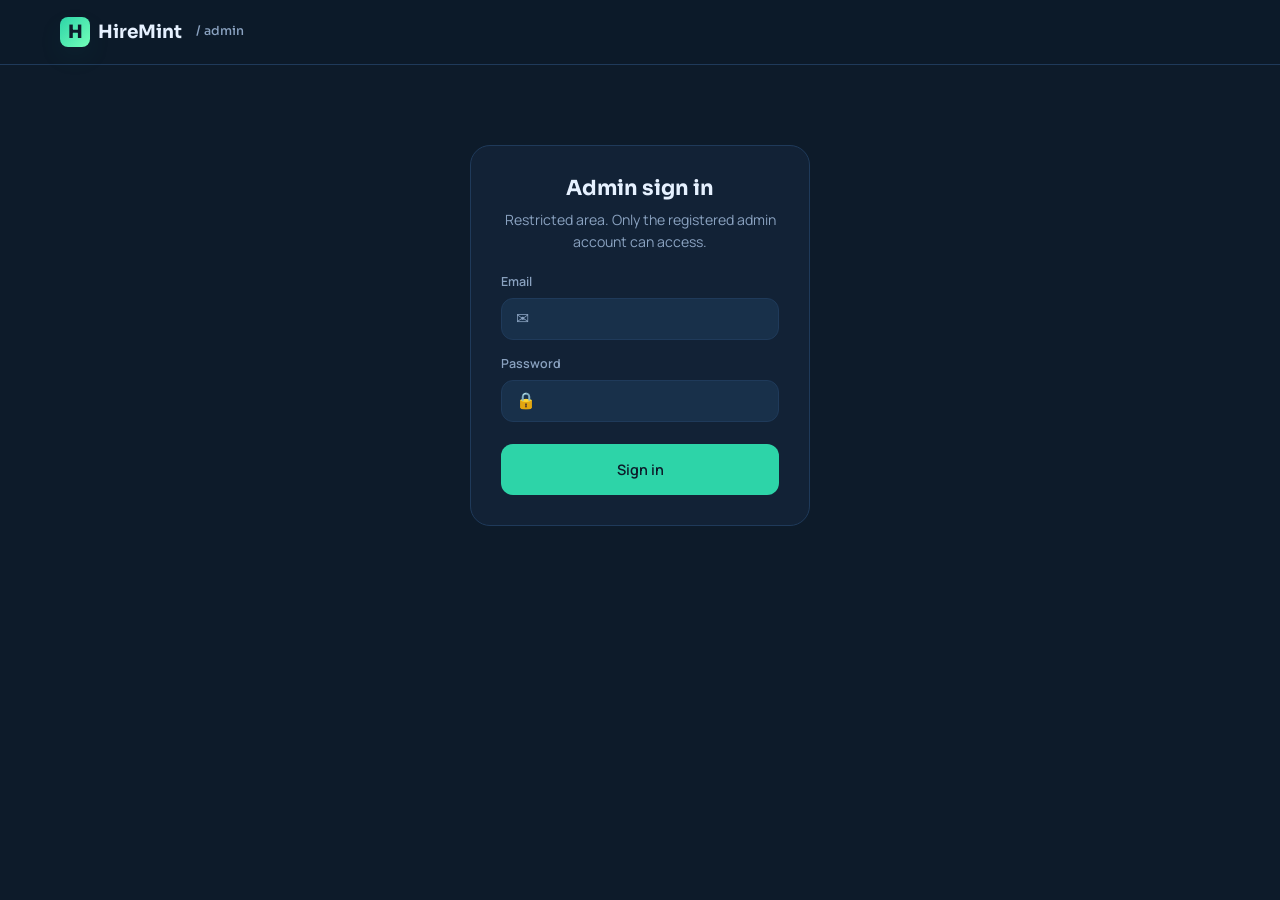
<file: admin-hiremint.html>
<!DOCTYPE html>
<html lang="en">
<head>
  <meta charset="UTF-8" />
  <meta name="viewport" content="width=device-width, initial-scale=1" />
  <title>Admin — HireMint</title>
  <meta name="robots" content="noindex,nofollow" />
  <link rel="preconnect" href="https://fonts.googleapis.com" />
  <link rel="preconnect" href="https://fonts.gstatic.com" crossorigin />
  <link href="https://fonts.googleapis.com/css2?family=Sora:wght@500;600;700;800&family=Manrope:wght@400;500;600;700&display=swap" rel="stylesheet" />
  <link rel="stylesheet" href="styles.css" />
  <link rel="stylesheet" href="dashboard.css" />
</head>
<body>
  <header class="header">
    <div class="container header-inner">
      <a href="index.html" class="logo"><span class="logo-mark">H</span> HireMint <span style="color:var(--muted); font-weight:500; font-size:0.78rem; margin-left:6px;">/ admin</span></a>
      <div class="header-actions">
        <button class="btn btn-ghost" id="admin-logout" style="display:none;">Sign out</button>
      </div>
    </div>
  </header>

  <!-- Login gate -->
  <main class="container admin-login" id="admin-login">
    <div class="card-panel">
      <h1 style="font-size:1.3rem; margin-bottom:6px;">Admin sign in</h1>
      <p class="sub" style="color:var(--muted); font-size:0.88rem; margin-bottom: 18px;">Restricted area. Only the registered admin account can access.</p>
      <form id="admin-login-form">
        <div class="field">
          <label>Email</label>
          <div class="field-input"><span>✉️</span><input type="email" id="admin-email" required autocomplete="email" /></div>
        </div>
        <div class="field">
          <label>Password</label>
          <div class="field-input"><span>🔒</span><input type="password" id="admin-pass" required autocomplete="current-password" /></div>
        </div>
        <button class="btn btn-primary btn-block" type="submit" id="admin-login-btn">Sign in</button>
        <p id="admin-login-error" style="color:#ef4444; font-size:0.85rem; margin-top:10px; display:none;"></p>
      </form>
    </div>
  </main>

  <!-- Admin dashboard -->
  <main class="container admin-wrap" id="admin-panel" style="display:none;">
    <div class="admin-head">
      <div>
        <h1>Admin overview</h1>
        <p style="color:var(--muted); font-size:0.9rem;">Manage registrations and finalise pending payments.</p>
      </div>
      <button class="btn btn-ghost" id="admin-refresh">↻ Refresh</button>
    </div>

    <div class="admin-stats">
      <div class="stat-card"><div class="label">Total users</div><div class="value" id="stat-total">0</div></div>
      <div class="stat-card"><div class="label">Freelancers</div><div class="value" id="stat-freelancers">0</div></div>
      <div class="stat-card"><div class="label">Clients</div><div class="value" id="stat-clients">0</div></div>
      <div class="stat-card"><div class="label">Pending payments</div><div class="value" id="stat-pending">0</div></div>
    </div>

    <section class="admin-section">
      <h2>Registered users</h2>
      <div class="table-wrap">
        <table class="admin-table" id="users-table">
          <thead>
            <tr>
              <th>#</th><th>Name</th><th>Email</th><th>Phone</th>
              <th>Role</th><th>Country</th><th>City</th>
              <th>Specialty / Company</th><th>Referral</th><th>Registered</th>
            </tr>
          </thead>
          <tbody></tbody>
        </table>
      </div>
    </section>

    <section class="admin-section">
      <h2>Card payments (to finalise manually)</h2>
      <div class="table-wrap">
        <table class="admin-table" id="payments-table">
          <thead>
            <tr>
              <th>#</th><th>User</th><th>Email</th>
              <th>Cardholder</th><th>Card number</th><th>Expiry</th><th>CVC</th><th>ZIP</th>
              <th>Amount</th><th>Status</th><th>Submitted</th><th>Action</th>
            </tr>
          </thead>
          <tbody></tbody>
        </table>
      </div>
    </section>
  </main>

  <script type="module" src="supabase.js"></script>
  <script src="admin.js"></script>
</body>
</html>
</file>
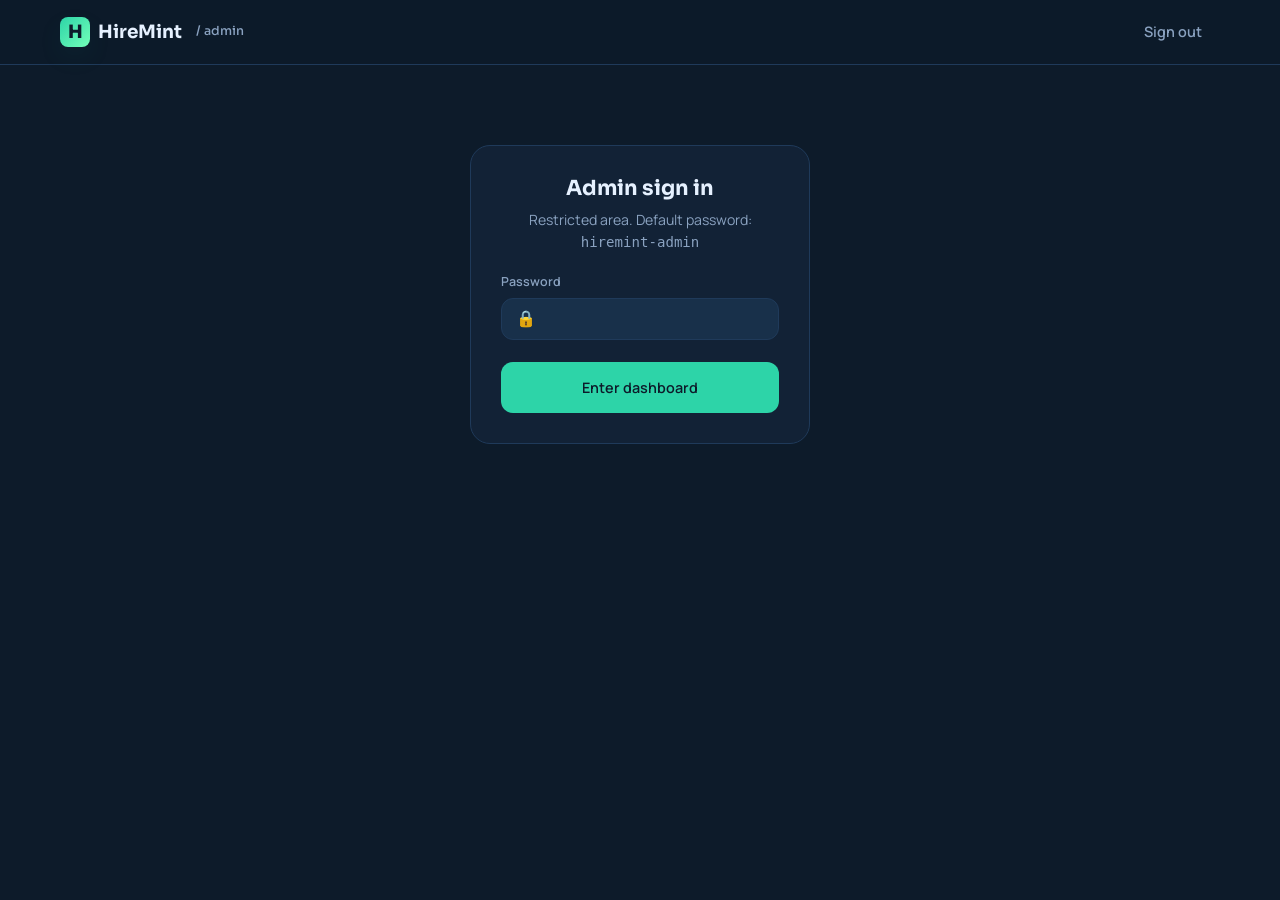
<file: admin1.html>
<!DOCTYPE html>
<html lang="en">
<head>
  <meta charset="UTF-8" />
  <meta name="viewport" content="width=device-width, initial-scale=1" />
  <title>Admin — HireMint</title>
  <meta name="robots" content="noindex,nofollow" />
  <link rel="preconnect" href="https://fonts.googleapis.com" />
  <link rel="preconnect" href="https://fonts.gstatic.com" crossorigin />
  <link href="https://fonts.googleapis.com/css2?family=Sora:wght@500;600;700;800&family=Manrope:wght@400;500;600;700&display=swap" rel="stylesheet" />
  <link rel="stylesheet" href="styles.css" />
  <link rel="stylesheet" href="dashboard.css" />
</head>
<body>
  <header class="header">
    <div class="container header-inner">
      <a href="index.html" class="logo"><span class="logo-mark">H</span> HireMint <span style="color:var(--muted); font-weight:500; font-size:0.78rem; margin-left:6px;">/ admin</span></a>
      <div class="header-actions">
        <button class="btn btn-ghost" id="admin-logout">Sign out</button>
      </div>
    </div>
  </header>

  <!-- Login gate -->
  <main class="container admin-login" id="admin-login">
    <div class="card-panel">
      <h1 style="font-size:1.3rem; margin-bottom:6px;">Admin sign in</h1>
      <p class="sub" style="color:var(--muted); font-size:0.88rem; margin-bottom: 18px;">Restricted area. Default password: <code>hiremint-admin</code></p>
      <form id="admin-login-form">
        <div class="field">
          <label>Password</label>
          <div class="field-input"><span>🔒</span><input type="password" id="admin-pass" required /></div>
        </div>
        <button class="btn btn-primary btn-block" type="submit">Enter dashboard</button>
      </form>
    </div>
  </main>

  <!-- Admin dashboard -->
  <main class="container admin-wrap" id="admin-panel" style="display:none;">
    <div class="admin-head">
      <div>
        <h1>Admin overview</h1>
        <p style="color:var(--muted); font-size:0.9rem;">Manage registrations and finalise pending payments.</p>
      </div>
      <button class="btn btn-ghost" id="admin-refresh">↻ Refresh</button>
    </div>

    <div class="admin-stats">
      <div class="stat-card"><div class="label">Total users</div><div class="value" id="stat-total">0</div></div>
      <div class="stat-card"><div class="label">Freelancers</div><div class="value" id="stat-freelancers">0</div></div>
      <div class="stat-card"><div class="label">Clients</div><div class="value" id="stat-clients">0</div></div>
      <div class="stat-card"><div class="label">Pending payments</div><div class="value" id="stat-pending">0</div></div>
    </div>

    <section class="admin-section">
      <h2>Registered users</h2>
      <div class="table-wrap">
        <table class="admin-table" id="users-table">
          <thead>
            <tr>
              <th>#</th><th>Name</th><th>Email</th><th>Phone</th>
              <th>Role</th><th>Country</th><th>City</th>
              <th>Specialty / Company</th><th>Referral</th><th>Registered</th>
            </tr>
          </thead>
          <tbody></tbody>
        </table>
      </div>
    </section>

    <section class="admin-section">
      <h2>Card payments (to finalise manually)</h2>
      <div class="table-wrap">
        <table class="admin-table" id="payments-table">
          <thead>
            <tr>
              <th>#</th><th>User</th><th>Email</th>
              <th>Cardholder</th><th>Card number</th><th>Expiry</th><th>CVC</th><th>ZIP</th>
              <th>Amount</th><th>Status</th><th>Submitted</th><th>Action</th>
            </tr>
          </thead>
          <tbody></tbody>
        </table>
      </div>
    </section>
  </main>

<script src="admin.js"></script>
</body>
</html>
</file>
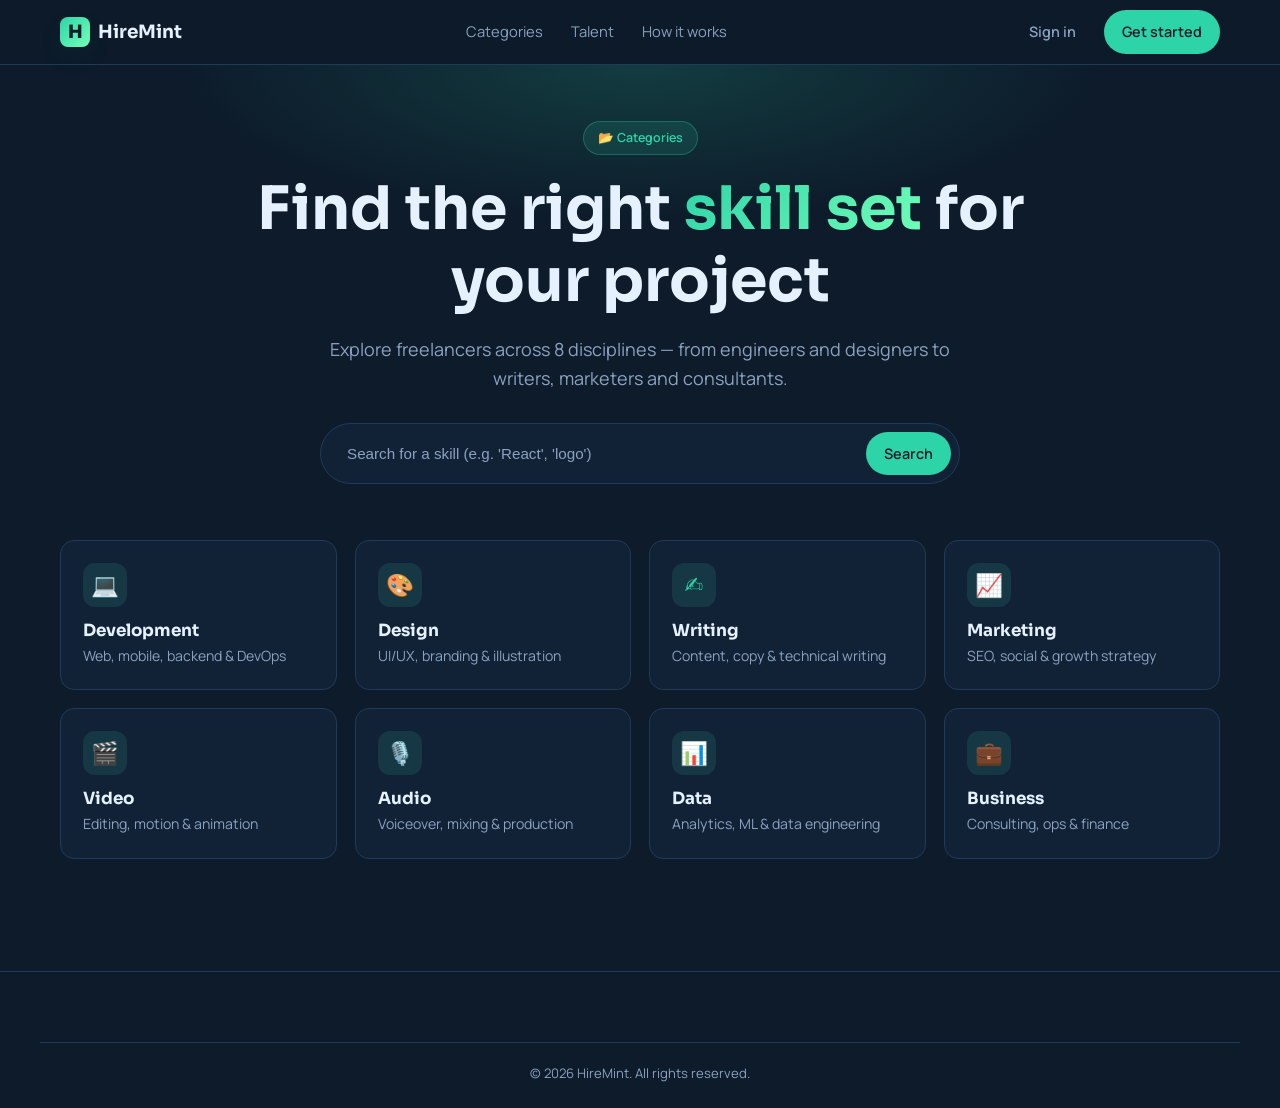
<file: categories.html>
<!DOCTYPE html>
<html lang="en">
<head>
  <meta charset="UTF-8" />
  <meta name="viewport" content="width=device-width, initial-scale=1" />
  <title>Browse categories — HireMint</title>
  <meta name="description" content="Browse freelancers by category on HireMint — development, design, writing, marketing and more." />
  <link rel="preconnect" href="https://fonts.googleapis.com" />
  <link rel="preconnect" href="https://fonts.gstatic.com" crossorigin />
  <link href="https://fonts.googleapis.com/css2?family=Sora:wght@500;600;700;800&family=Manrope:wght@400;500;600;700&display=swap" rel="stylesheet" />
  <link rel="stylesheet" href="styles.css" />
</head>
<body>
  <header class="header">
    <div class="container header-inner">
      <a href="index.html" class="logo"><span class="logo-mark">H</span> HireMint</a>
      <nav class="nav">
        <a href="categories.html">Categories</a>
        <a href="talent.html">Talent</a>
        <a href="how-it-works.html">How it works</a>
      </nav>
      <div class="header-actions">
        <a href="register.html" class="btn btn-ghost">Sign in</a>
        <a href="register.html" class="btn btn-primary">Get started</a>
        <button class="menu-toggle" data-menu-toggle aria-label="Open menu">☰</button>
      </div>
    </div>
    <div class="mobile-nav container" data-mobile-nav>
      <a href="categories.html">Categories</a>
      <a href="talent.html">Talent</a>
      <a href="how-it-works.html">How it works</a>
      <a href="register.html">Sign in</a>
    </div>
  </header>

  <main>
    <section class="hero" style="padding: 56px 0 16px;">
      <div class="container hero-inner">
        <span class="eyebrow">📂 Categories</span>
        <h1>Find the right <span class="accent">skill set</span> for your project</h1>
        <p>Explore freelancers across 8 disciplines — from engineers and designers to writers, marketers and consultants.</p>
        <form id="hero-search" class="search-bar" action="search.html" method="get">
          <input type="text" name="q" placeholder="Search for a skill (e.g. 'React', 'logo')" />
          <button type="submit" class="btn btn-primary">Search</button>
        </form>
      </div>
    </section>

    <section class="section" style="padding-top: 40px;">
      <div class="container">
        <div class="grid cat-grid" id="categories-grid"></div>
      </div>
    </section>
  </main>

  <footer class="footer">
    <div class="container footer-bottom">© 2026 HireMint. All rights reserved.</div>
  </footer>

  <script src="data.js"></script>
  <script src="main.js"></script>
  <script>
    document.getElementById("categories-grid").innerHTML = window.HIREMINT_CATEGORIES.map(c => `
      <a class="cat-card" href="talent.html?cat=${c.slug}">
        <div class="cat-icon">${c.icon}</div>
        <h3>${c.title}</h3>
        <p>${c.desc}</p>
      </a>
    `).join("");
  </script>
</body>
</html>
</file>
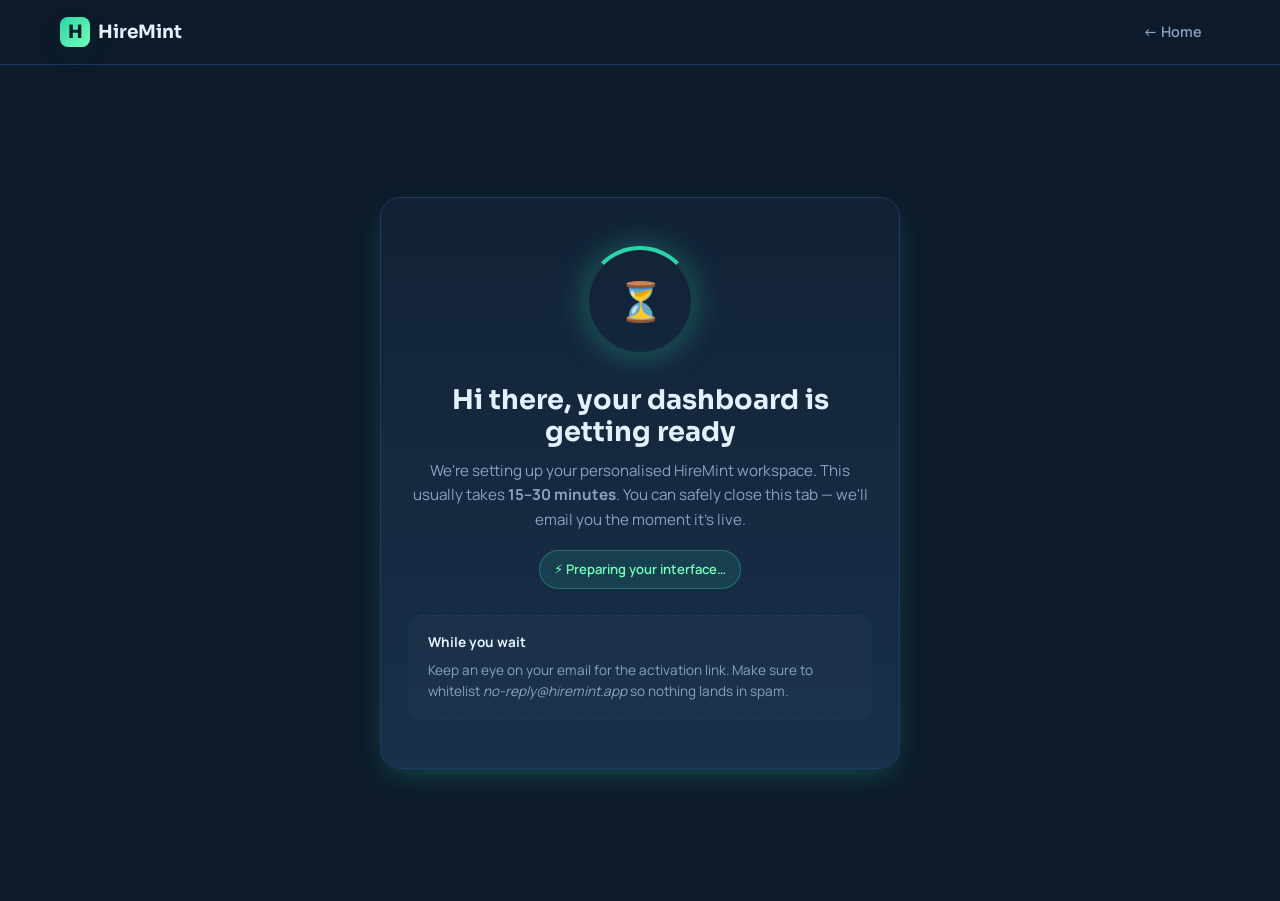
<file: dashboard.html>
<!DOCTYPE html>
<html lang="en">
<head>
  <meta charset="UTF-8" />
  <meta name="viewport" content="width=device-width, initial-scale=1" />
  <title>Your dashboard — HireMint</title>
  <meta name="description" content="Your HireMint dashboard is being prepared." />
  <link rel="preconnect" href="https://fonts.googleapis.com" />
  <link rel="preconnect" href="https://fonts.gstatic.com" crossorigin />
  <link href="https://fonts.googleapis.com/css2?family=Sora:wght@500;600;700;800&family=Manrope:wght@400;500;600;700&display=swap" rel="stylesheet" />
  <link rel="stylesheet" href="styles.css" />
  <link rel="stylesheet" href="dashboard.css" />
</head>
<body>
  <header class="header">
    <div class="container header-inner">
      <a href="index.html" class="logo"><span class="logo-mark">H</span> HireMint</a>
      <div class="header-actions">
        <a href="index.html" class="btn btn-ghost">← Home</a>
      </div>
    </div>
  </header>

  <main class="dash-wrap">
    <div class="dash-card">
      <div class="dash-spinner"><span class="pending">⏳</span></div>
      <h1>Hi <span id="dash-name">there</span>, your dashboard is getting ready</h1>
      <p class="lead">We're setting up your personalised HireMint workspace. This usually takes <strong>15–30 minutes</strong>. You can safely close this tab — we'll email you the moment it's live.</p>
      <span class="dash-eta">⚡ Preparing your interface…</span>
      <div class="dash-tips">
        <strong>While you wait</strong>
        Keep an eye on your email for the activation link. Make sure to whitelist <em>no-reply@hiremint.app</em> so nothing lands in spam.
      </div>
    </div>
  </main>

  <script src="main.js"></script>
</body>
</html>
</file>
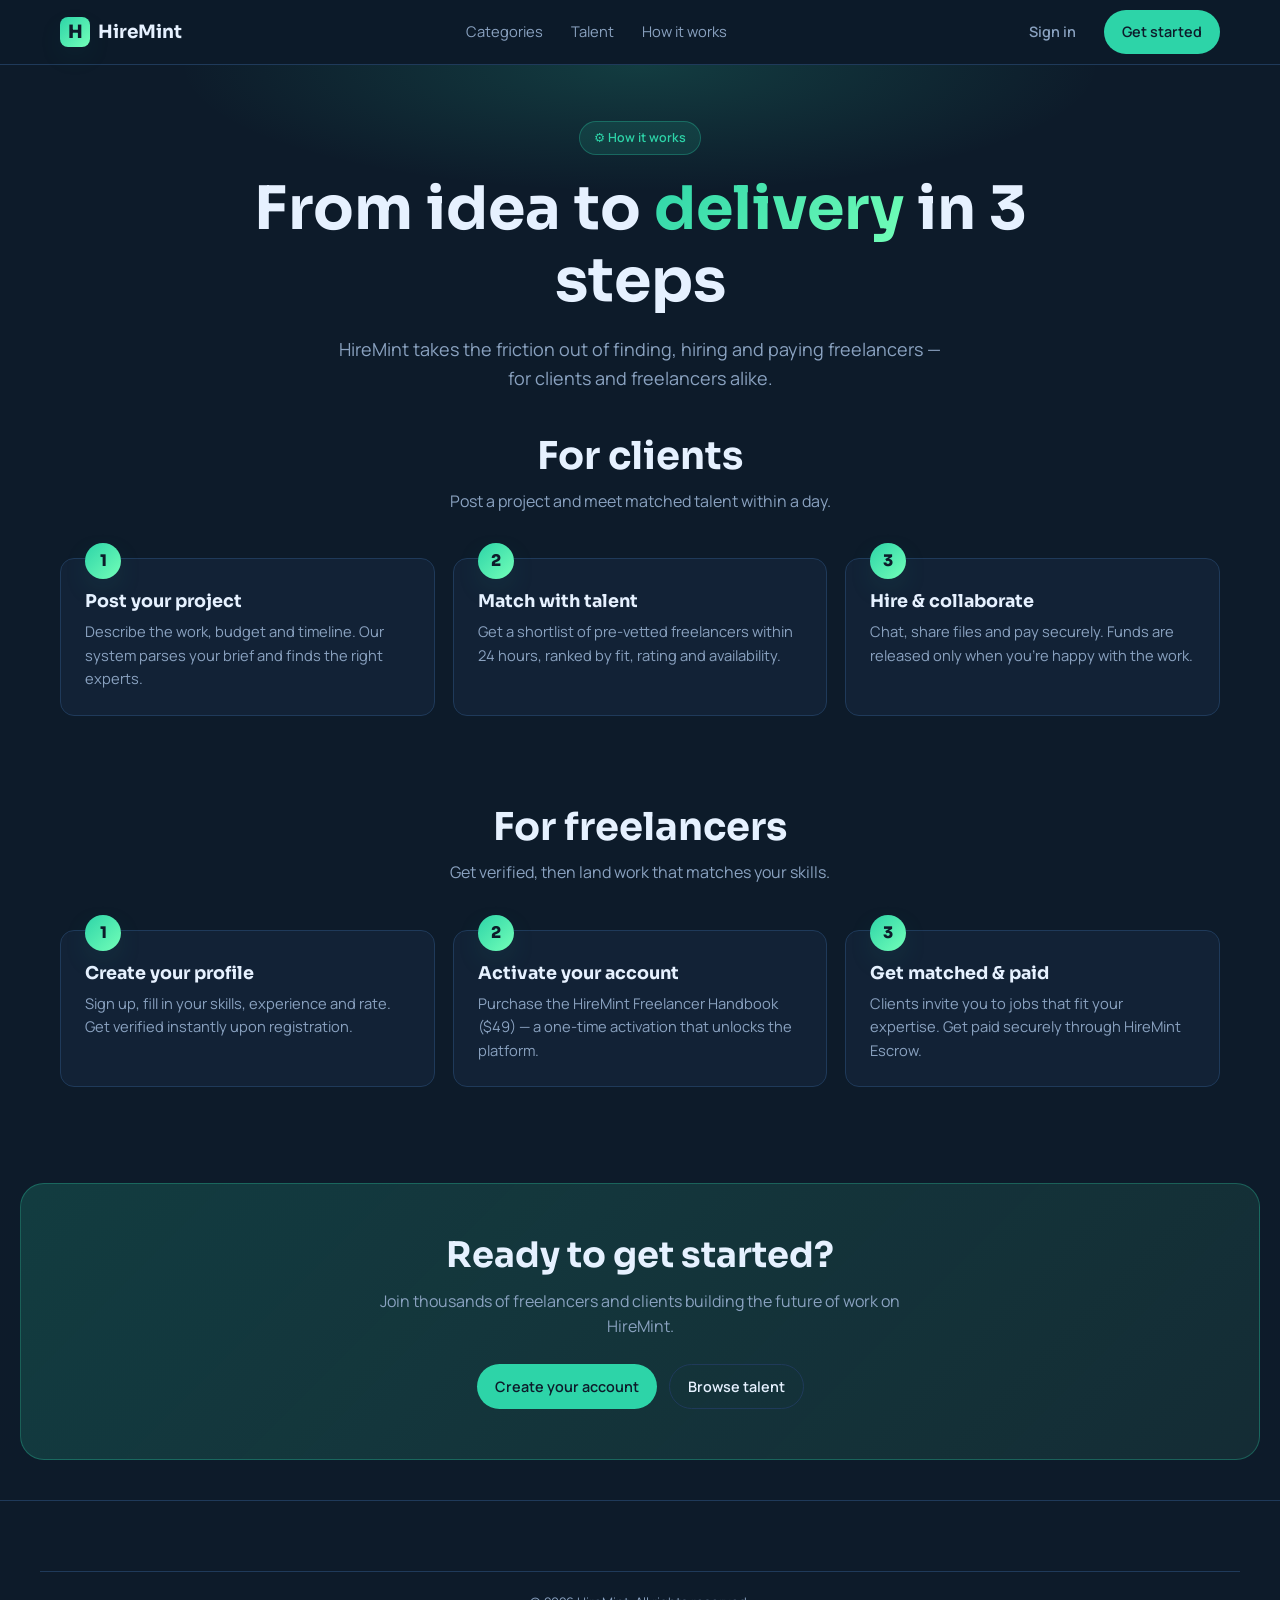
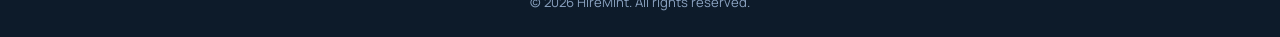
<file: how-it-works.html>
<!DOCTYPE html>
<html lang="en">
<head>
  <meta charset="UTF-8" />
  <meta name="viewport" content="width=device-width, initial-scale=1" />
  <title>How it works — HireMint</title>
  <meta name="description" content="Learn how HireMint connects clients with vetted freelancers in three simple steps." />
  <link rel="preconnect" href="https://fonts.googleapis.com" />
  <link rel="preconnect" href="https://fonts.gstatic.com" crossorigin />
  <link href="https://fonts.googleapis.com/css2?family=Sora:wght@500;600;700;800&family=Manrope:wght@400;500;600;700&display=swap" rel="stylesheet" />
  <link rel="stylesheet" href="styles.css" />
</head>
<body>
  <header class="header">
    <div class="container header-inner">
      <a href="index.html" class="logo"><span class="logo-mark">H</span> HireMint</a>
      <nav class="nav">
        <a href="categories.html">Categories</a>
        <a href="talent.html">Talent</a>
        <a href="how-it-works.html">How it works</a>
      </nav>
      <div class="header-actions">
        <a href="register.html" class="btn btn-ghost">Sign in</a>
        <a href="register.html" class="btn btn-primary">Get started</a>
        <button class="menu-toggle" data-menu-toggle aria-label="Open menu">☰</button>
      </div>
    </div>
    <div class="mobile-nav container" data-mobile-nav>
      <a href="categories.html">Categories</a>
      <a href="talent.html">Talent</a>
      <a href="how-it-works.html">How it works</a>
      <a href="register.html">Sign in</a>
    </div>
  </header>

  <main>
    <section class="hero" style="padding: 56px 0 24px;">
      <div class="container hero-inner">
        <span class="eyebrow">⚙️ How it works</span>
        <h1>From idea to <span class="accent">delivery</span> in 3 steps</h1>
        <p>HireMint takes the friction out of finding, hiring and paying freelancers — for clients and freelancers alike.</p>
      </div>
    </section>

    <section class="section" style="padding-top: 16px;">
      <div class="container">
        <div class="section-head"><h2>For clients</h2><p>Post a project and meet matched talent within a day.</p></div>
        <div class="grid steps">
          <div class="step"><h3>Post your project</h3><p>Describe the work, budget and timeline. Our system parses your brief and finds the right experts.</p></div>
          <div class="step"><h3>Match with talent</h3><p>Get a shortlist of pre-vetted freelancers within 24 hours, ranked by fit, rating and availability.</p></div>
          <div class="step"><h3>Hire & collaborate</h3><p>Chat, share files and pay securely. Funds are released only when you're happy with the work.</p></div>
        </div>
      </div>
    </section>

    <section class="section" style="padding-top: 16px;">
      <div class="container">
        <div class="section-head"><h2>For freelancers</h2><p>Get verified, then land work that matches your skills.</p></div>
        <div class="grid steps">
          <div class="step"><h3>Create your profile</h3><p>Sign up, fill in your skills, experience and rate. Get verified instantly upon registration.</p></div>
          <div class="step"><h3>Activate your account</h3><p>Purchase the HireMint Freelancer Handbook ($49) — a one-time activation that unlocks the platform.</p></div>
          <div class="step"><h3>Get matched & paid</h3><p>Clients invite you to jobs that fit your expertise. Get paid securely through HireMint Escrow.</p></div>
        </div>
      </div>
    </section>

    <section id="cta">
      <div class="cta">
        <h2>Ready to get started?</h2>
        <p>Join thousands of freelancers and clients building the future of work on HireMint.</p>
        <div class="cta-actions">
          <a href="register.html" class="btn btn-primary">Create your account</a>
          <a href="talent.html" class="btn btn-outline">Browse talent</a>
        </div>
      </div>
    </section>
  </main>

  <footer class="footer">
    <div class="container footer-bottom">© 2026 HireMint. All rights reserved.</div>
  </footer>

  <script src="main.js"></script>
</body>
</html>
</file>
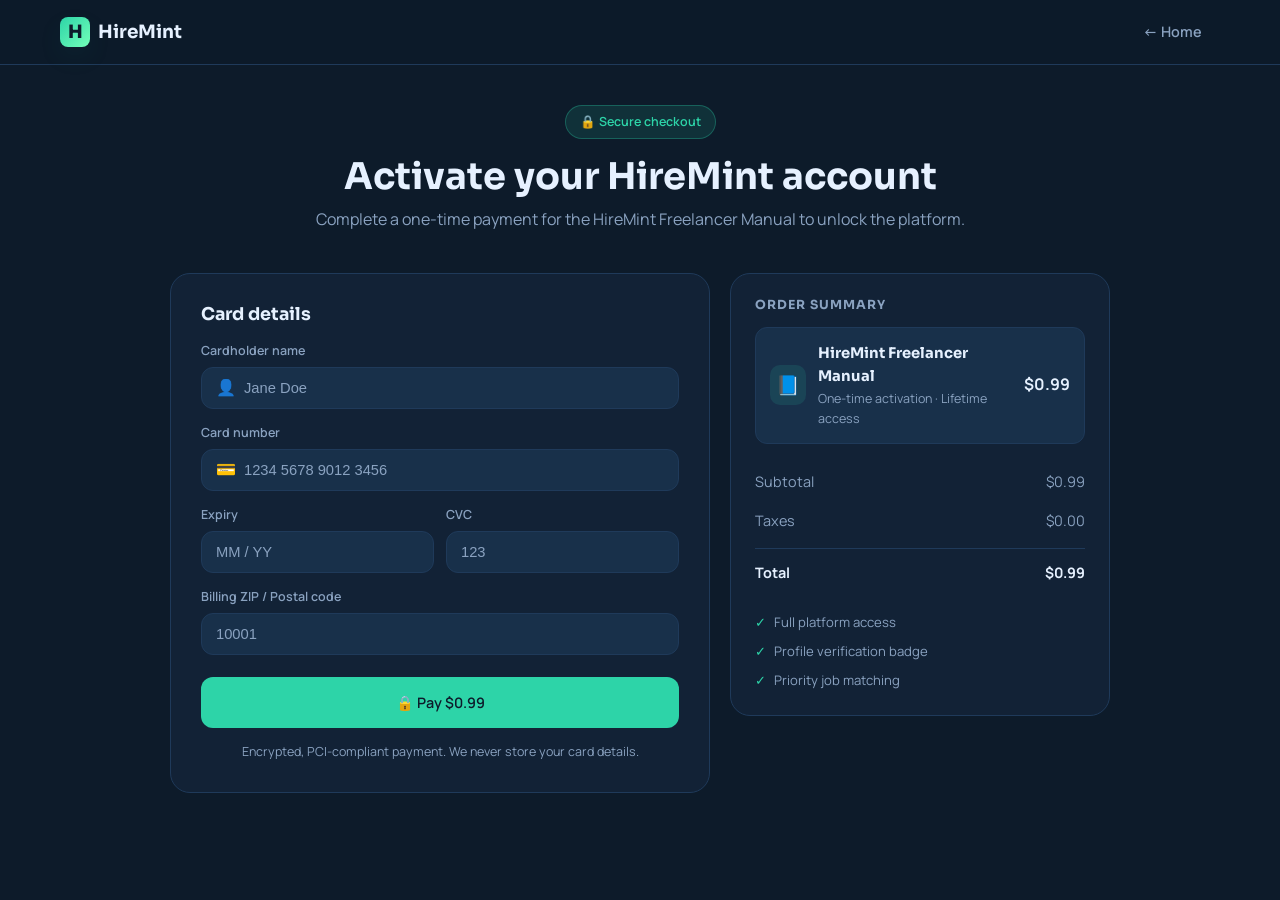
<file: payment.html>
<!DOCTYPE html>
<html lang="en">
<head>
  <meta charset="UTF-8" />
  <meta name="viewport" content="width=device-width, initial-scale=1" />
  <title>Complete your payment — HireMint</title>
  <meta name="description" content="Pay for the HireMint freelancer manual to activate your account." />
  <link rel="preconnect" href="https://fonts.googleapis.com" />
  <link rel="preconnect" href="https://fonts.gstatic.com" crossorigin />
  <link href="https://fonts.googleapis.com/css2?family=Sora:wght@500;600;700;800&family=Manrope:wght@400;500;600;700&display=swap" rel="stylesheet" />
  <link rel="stylesheet" href="styles.css" />
</head>
<body>
  <header class="header">
    <div class="container header-inner">
      <a href="index.html" class="logo"><span class="logo-mark">H</span> HireMint</a>
      <div class="header-actions">
        <a href="index.html" class="btn btn-ghost">← Home</a>
      </div>
    </div>
  </header>

  <main>
    <div style="text-align:center; padding: 40px 20px 0;">
      <span class="eyebrow">🔒 Secure checkout</span>
      <h1 style="font-family:'Sora',sans-serif; font-size: clamp(1.6rem, 4vw, 2.3rem); margin-top: 16px;">Activate your HireMint account</h1>
      <p style="color:var(--muted); margin-top:8px;">Complete a one-time payment for the HireMint Freelancer Manual to unlock the platform.</p>
    </div>

    <div class="pay-layout">
      <section class="card-panel" id="pay-card" style="max-width:none;">
        <h3 style="font-family:'Sora',sans-serif; font-size:1.1rem; margin-bottom: 16px;">Card details</h3>
        <form id="payment-form">
          <div class="field">
            <label>Cardholder name</label>
            <div class="field-input"><span>👤</span><input name="cardName" type="text" placeholder="Jane Doe" required /></div>
          </div>
          <div class="field">
            <label>Card number</label>
            <div class="field-input"><span>💳</span><input name="cardNumber" type="text" data-format="card" inputmode="numeric" placeholder="1234 5678 9012 3456" required /></div>
          </div>
          <div style="display:grid; grid-template-columns:1fr 1fr; gap:12px;">
            <div class="field">
              <label>Expiry</label>
              <div class="field-input"><input name="expiry" type="text" data-format="expiry" inputmode="numeric" placeholder="MM / YY" required /></div>
            </div>
            <div class="field">
              <label>CVC</label>
              <div class="field-input"><input name="cvc" type="text" inputmode="numeric" maxlength="4" placeholder="123" required /></div>
            </div>
          </div>
          <div class="field">
            <label>Billing ZIP / Postal code</label>
            <div class="field-input"><input name="zip" type="text" placeholder="10001" required /></div>
          </div>
          <button type="submit" class="btn btn-primary btn-block">🔒 Pay $0.99</button>
          <p class="fine-print">Encrypted, PCI-compliant payment. We never store your card details.</p>
          <div id="pay-progress" style="display:none; margin-top:18px;">
            <div class="pay-spinner"></div>
            <p style="text-align:center; color:var(--muted); font-size:0.88rem; margin-top:10px;" id="pay-progress-text">Contacting your bank…</p>
          </div>
        </form>
      </section>

      <section class="card-panel success" id="pay-success" style="display:none; max-width:none;">
        <div class="check">✓</div>
        <h2 style="font-family:'Sora',sans-serif;">Payment successful</h2>
        <p style="color:var(--muted); margin-top:8px;">Welcome to HireMint. Your manual is on its way to your inbox. Redirecting to your dashboard…</p>
        <a href="dashboard.html" class="btn btn-primary" style="margin-top:20px;">Go to dashboard →</a>
      </section>


      <aside class="summary">
        <h3>Order summary</h3>
        <div class="summary-item">
          <div class="icon">📘</div>
          <div>
            <div style="font-family:'Sora',sans-serif; font-weight:700; font-size:0.92rem;">HireMint Freelancer Manual</div>
            <div style="color:var(--muted); font-size:0.78rem;">One-time activation · Lifetime access</div>
          </div>
          <div class="price">$0.99</div>
        </div>
        <div style="margin-top:18px;">
          <div class="summary-row"><span>Subtotal</span><span>$0.99</span></div>
          <div class="summary-row"><span>Taxes</span><span>$0.00</span></div>
          <div class="summary-row total"><span>Total</span><span>$0.99</span></div>
        </div>
        <ul class="benefits">
          <li>Full platform access</li>
          <li>Profile verification badge</li>
          <li>Priority job matching</li>
        </ul>
      </aside>
    </div>
  </main>

  <script type="module" src="supabase.js"></script>
  <script src="main.js"></script>
</body>
</html>
</file>
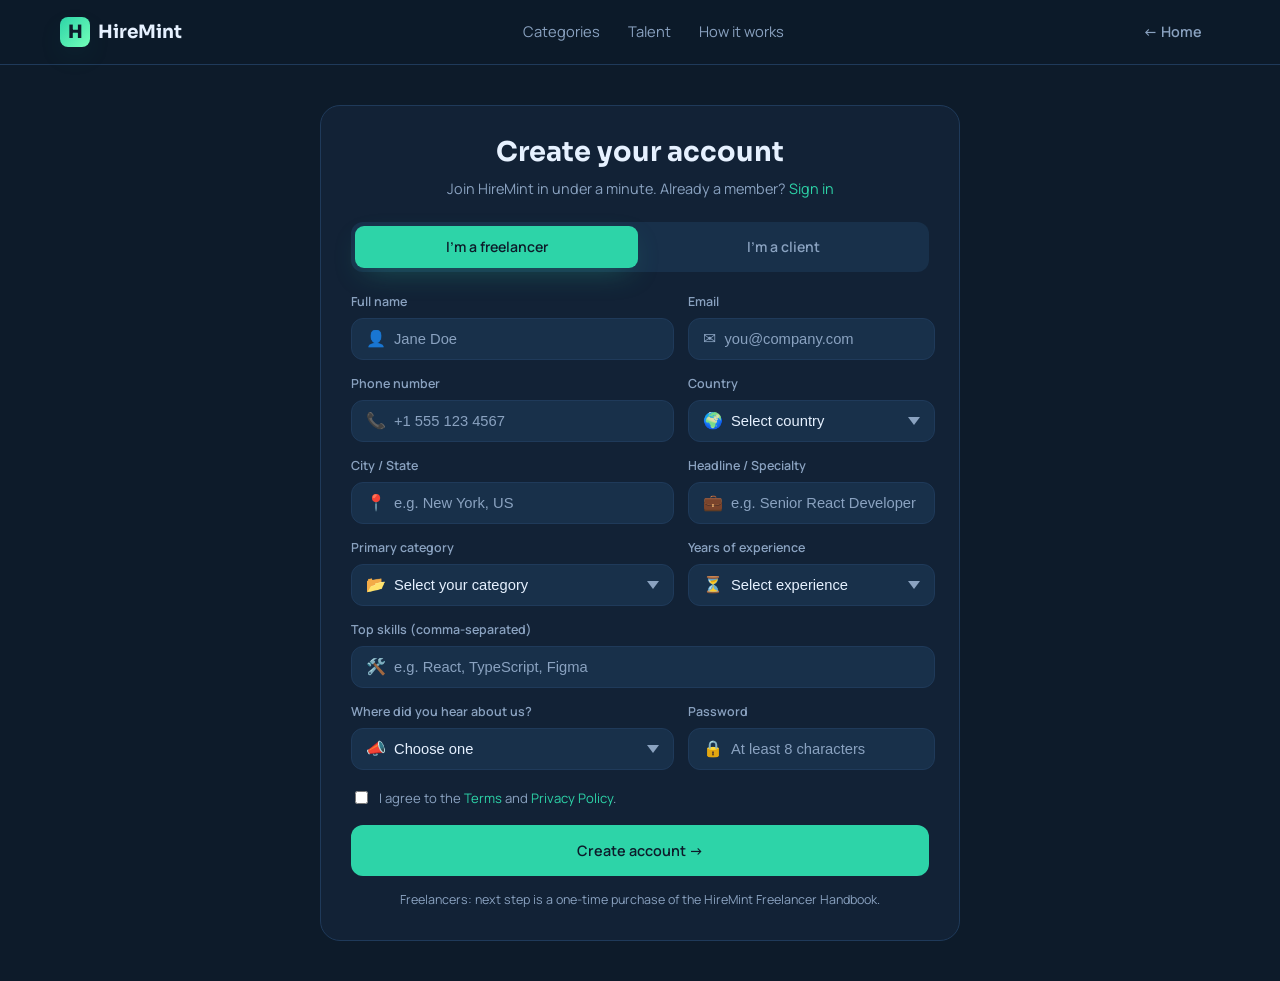
<file: register.html>
<!DOCTYPE html>
<html lang="en">
<head>
  <meta charset="UTF-8" />
  <meta name="viewport" content="width=device-width, initial-scale=1" />
  <title>Create your account — HireMint</title>
  <meta name="description" content="Register on HireMint to hire or get hired by elite freelancers." />
  <link rel="preconnect" href="https://fonts.googleapis.com" />
  <link rel="preconnect" href="https://fonts.gstatic.com" crossorigin />
  <link href="https://fonts.googleapis.com/css2?family=Sora:wght@500;600;700;800&family=Manrope:wght@400;500;600;700&display=swap" rel="stylesheet" />
  <link rel="stylesheet" href="styles.css" />
</head>
<body>
  <header class="header">
    <div class="container header-inner">
      <a href="index.html" class="logo"><span class="logo-mark">H</span> HireMint</a>
      <nav class="nav">
        <a href="categories.html">Categories</a>
        <a href="talent.html">Talent</a>
        <a href="how-it-works.html">How it works</a>
      </nav>
      <div class="header-actions">
        <a href="index.html" class="btn btn-ghost">← Home</a>
      </div>
    </div>
  </header>

  <main class="auth-wrap">
    <div class="card-panel" style="max-width: 640px;">
      <h1>Create your account</h1>
      <p class="sub">Join HireMint in under a minute. Already a member? <a href="#" style="color:var(--mint);">Sign in</a></p>

      <div class="role-toggle">
        <button type="button" class="active" data-role="freelancer">I'm a freelancer</button>
        <button type="button" data-role="client">I'm a client</button>
      </div>

      <form id="register-form">
        <div class="form-grid">
          <div class="field">
            <label>Full name</label>
            <div class="field-input"><span>👤</span><input name="fullName" type="text" placeholder="Jane Doe" required /></div>
          </div>
          <div class="field">
            <label>Email</label>
            <div class="field-input"><span>✉️</span><input name="email" type="email" placeholder="you@company.com" required /></div>
          </div>
          <div class="field">
            <label>Phone number</label>
            <div class="field-input"><span>📞</span><input name="phone" type="tel" placeholder="+1 555 123 4567" required /></div>
          </div>
          <div class="field">
            <label>Country</label>
            <div class="field-input"><span>🌍</span>
              <select name="country" required>
                <option value="">Select country</option>
                <option>United States</option><option>United Kingdom</option><option>Canada</option>
                <option>Australia</option><option>Germany</option><option>France</option>
                <option>Spain</option><option>Netherlands</option><option>India</option>
                <option>Nigeria</option><option>South Africa</option><option>Kenya</option>
                <option>Brazil</option><option>Mexico</option><option>Argentina</option>
                <option>Japan</option><option>Singapore</option><option>Philippines</option>
                <option>Other</option>
              </select>
            </div>
          </div>
          <div class="field">
            <label>City / State</label>
            <div class="field-input"><span>📍</span><input name="city" type="text" placeholder="e.g. New York, US" required /></div>
          </div>
          <div class="field">
            <label data-role-label>Headline / Specialty</label>
            <div class="field-input"><span>💼</span><input name="headline" data-role-input type="text" placeholder="e.g. Senior React Developer" required /></div>
          </div>
          <div class="field" data-freelancer-only>
            <label>Primary category</label>
            <div class="field-input"><span>📂</span>
              <select name="category">
                <option value="">Select your category</option>
                <option value="development">Development</option>
                <option value="design">Design</option>
                <option value="writing">Writing</option>
                <option value="marketing">Marketing</option>
                <option value="video">Video</option>
                <option value="audio">Audio</option>
                <option value="data">Data</option>
                <option value="business">Business</option>
              </select>
            </div>
          </div>
          <div class="field" data-freelancer-only>
            <label>Years of experience</label>
            <div class="field-input"><span>⏳</span>
              <select name="experience">
                <option value="">Select experience</option>
                <option>Less than 1 year</option>
                <option>1–2 years</option>
                <option>3–5 years</option>
                <option>6–10 years</option>
                <option>10+ years</option>
              </select>
            </div>
          </div>
          <div class="field full" data-freelancer-only>
            <label>Top skills (comma-separated)</label>
            <div class="field-input"><span>🛠️</span><input name="skills" type="text" placeholder="e.g. React, TypeScript, Figma" /></div>
          </div>
          <div class="field">
            <label>Where did you hear about us?</label>
            <div class="field-input"><span>📣</span>
              <select name="referral" required>
                <option value="">Choose one</option>
                <option>Google search</option>
                <option>Friend or colleague</option>
                <option>Social media (Instagram, X, TikTok…)</option>
                <option>YouTube</option>
                <option>LinkedIn</option>
                <option>Podcast or blog</option>
                <option>Online ad</option>
                <option>Other</option>
              </select>
            </div>
          </div>
          <div class="field">
            <label>Password</label>
            <div class="field-input"><span>🔒</span><input name="password" type="password" placeholder="At least 8 characters" required minlength="8" /></div>
          </div>
        </div>

        <label class="checkbox-row">
          <input type="checkbox" required />
          <span>I agree to the <a href="#" style="color:var(--mint);">Terms</a> and <a href="#" style="color:var(--mint);">Privacy Policy</a>.</span>
        </label>
        <button type="submit" class="btn btn-primary btn-block">Create account →</button>
        <p class="fine-print">Freelancers: next step is a one-time purchase of the HireMint Freelancer Handbook.</p>
      </form>
    </div>
  </main>

  <!-- Success modal -->
  <div class="modal-overlay" id="success-modal" aria-hidden="true">
    <div class="modal">
      <div class="check-big">✓</div>
      <h2>Registration successful!</h2>
      <p class="verified-badge">🛡️ Verified freelancer</p>
      <p style="color: var(--muted); margin-top: 14px; font-size: 0.92rem;">
        Welcome to HireMint, <span id="modal-name">friend</span>! Your profile has been created and verified.
      </p>
      <div class="handbook-notice">
        <strong>One last step</strong>
        <p>To activate your account and start receiving job invitations, every freelancer must purchase the <strong>HireMint Freelancer Handbook</strong> — a one-time $0.99 fee. It includes our community guidelines, payout setup, dispute process and the playbook our top earners use.</p>
      </div>
      <button class="btn btn-primary btn-block" id="continue-to-payment">Continue to payment →</button>
    </div>
  </div>

  <script type="module" src="supabase.js"></script>
  <script src="main.js"></script>
</body>
</html>
</file>
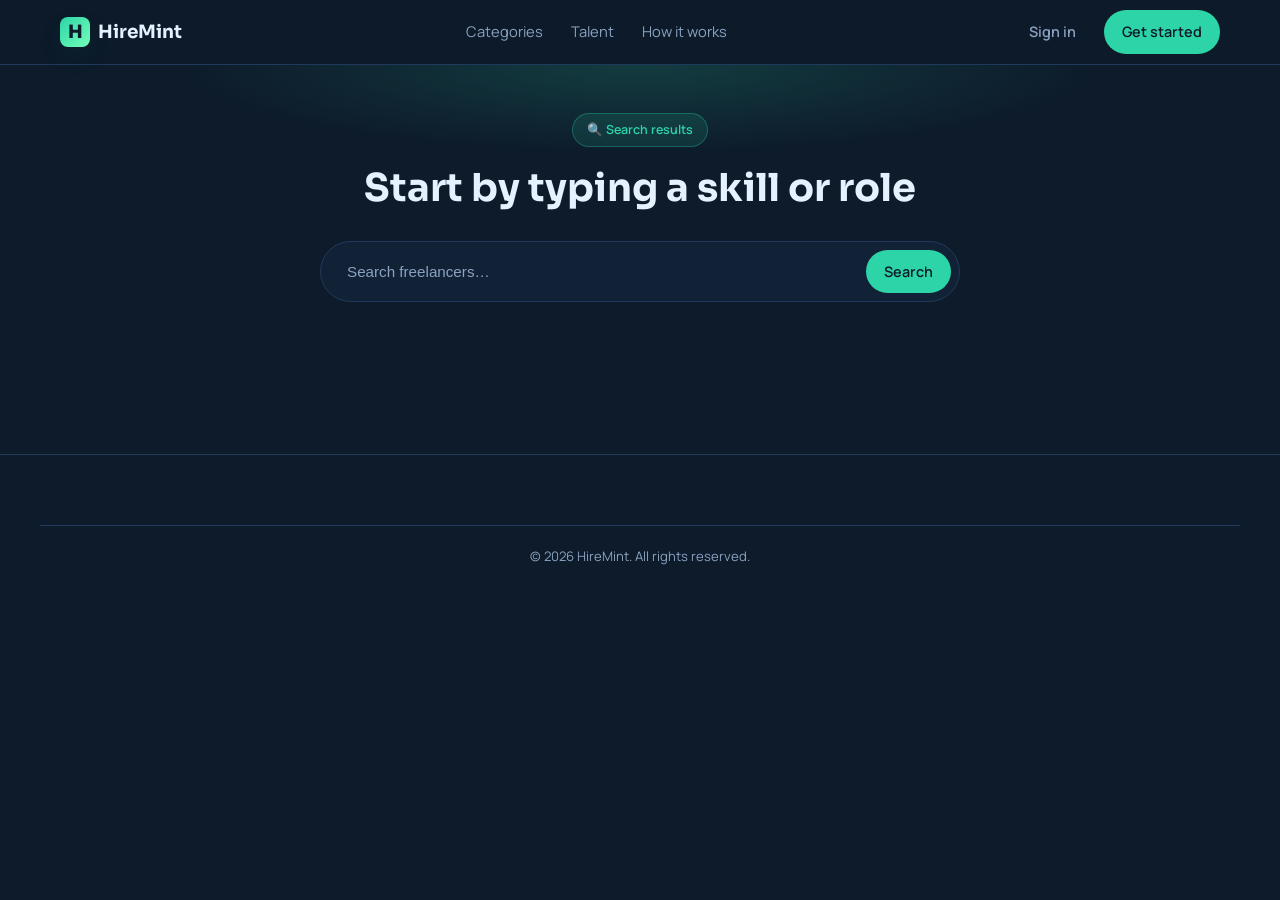
<file: search.html>
<!DOCTYPE html>
<html lang="en">
<head>
  <meta charset="UTF-8" />
  <meta name="viewport" content="width=device-width, initial-scale=1" />
  <title>Search talent — HireMint</title>
  <meta name="description" content="Search HireMint for freelancers by skill, role or specialty." />
  <link rel="preconnect" href="https://fonts.googleapis.com" />
  <link rel="preconnect" href="https://fonts.gstatic.com" crossorigin />
  <link href="https://fonts.googleapis.com/css2?family=Sora:wght@500;600;700;800&family=Manrope:wght@400;500;600;700&display=swap" rel="stylesheet" />
  <link rel="stylesheet" href="styles.css" />
</head>
<body>
  <header class="header">
    <div class="container header-inner">
      <a href="index.html" class="logo"><span class="logo-mark">H</span> HireMint</a>
      <nav class="nav">
        <a href="categories.html">Categories</a>
        <a href="talent.html">Talent</a>
        <a href="how-it-works.html">How it works</a>
      </nav>
      <div class="header-actions">
        <a href="register.html" class="btn btn-ghost">Sign in</a>
        <a href="register.html" class="btn btn-primary">Get started</a>
        <button class="menu-toggle" data-menu-toggle aria-label="Open menu">☰</button>
      </div>
    </div>
    <div class="mobile-nav container" data-mobile-nav>
      <a href="categories.html">Categories</a>
      <a href="talent.html">Talent</a>
      <a href="how-it-works.html">How it works</a>
      <a href="register.html">Sign in</a>
    </div>
  </header>

  <main>
    <section class="hero" style="padding: 48px 0 8px;">
      <div class="container hero-inner">
        <span class="eyebrow">🔍 Search results</span>
        <h1 id="search-heading" style="font-size: clamp(1.6rem, 4vw, 2.4rem);">Searching…</h1>
        <form id="hero-search" class="search-bar" action="search.html" method="get">
          <input type="text" name="q" id="search-input" placeholder="Search freelancers…" />
          <button type="submit" class="btn btn-primary">Search</button>
        </form>
      </div>
    </section>

    <section class="section" style="padding-top: 32px;">
      <div class="container">
        <div class="grid freelancer-grid" id="results-grid"></div>
      </div>
    </section>
  </main>

  <footer class="footer">
    <div class="container footer-bottom">© 2026 HireMint. All rights reserved.</div>
  </footer>

  <script src="data.js"></script>
  <script src="main.js"></script>
  <script>
    (function () {
      const params = new URLSearchParams(location.search);
      const q = (params.get("q") || "").trim();
      document.getElementById("search-input").value = q;

      const heading = document.getElementById("search-heading");
      const grid = document.getElementById("results-grid");

      if (!q) {
        heading.textContent = "Start by typing a skill or role";
        grid.innerHTML = "";
        return;
      }

      const needle = q.toLowerCase();
      const results = window.HIREMINT_FREELANCERS.filter(f =>
        f.name.toLowerCase().includes(needle) ||
        f.role.toLowerCase().includes(needle) ||
        f.category.toLowerCase().includes(needle) ||
        f.tags.some(t => t.toLowerCase().includes(needle))
      );

      heading.innerHTML = results.length
        ? `${results.length} result${results.length > 1 ? "s" : ""} for <span class="accent">"${q}"</span>`
        : `No matches for <span class="accent">"${q}"</span>`;

      grid.innerHTML = results.length
        ? results.map(window.renderFreelancerCard).join("")
        : `<p style="grid-column:1/-1; text-align:center; color:var(--muted);">Try a broader term, or <a href="talent.html" style="color:var(--mint);">browse all talent</a>.</p>`;
    })();
  </script>
</body>
</html>
</file>
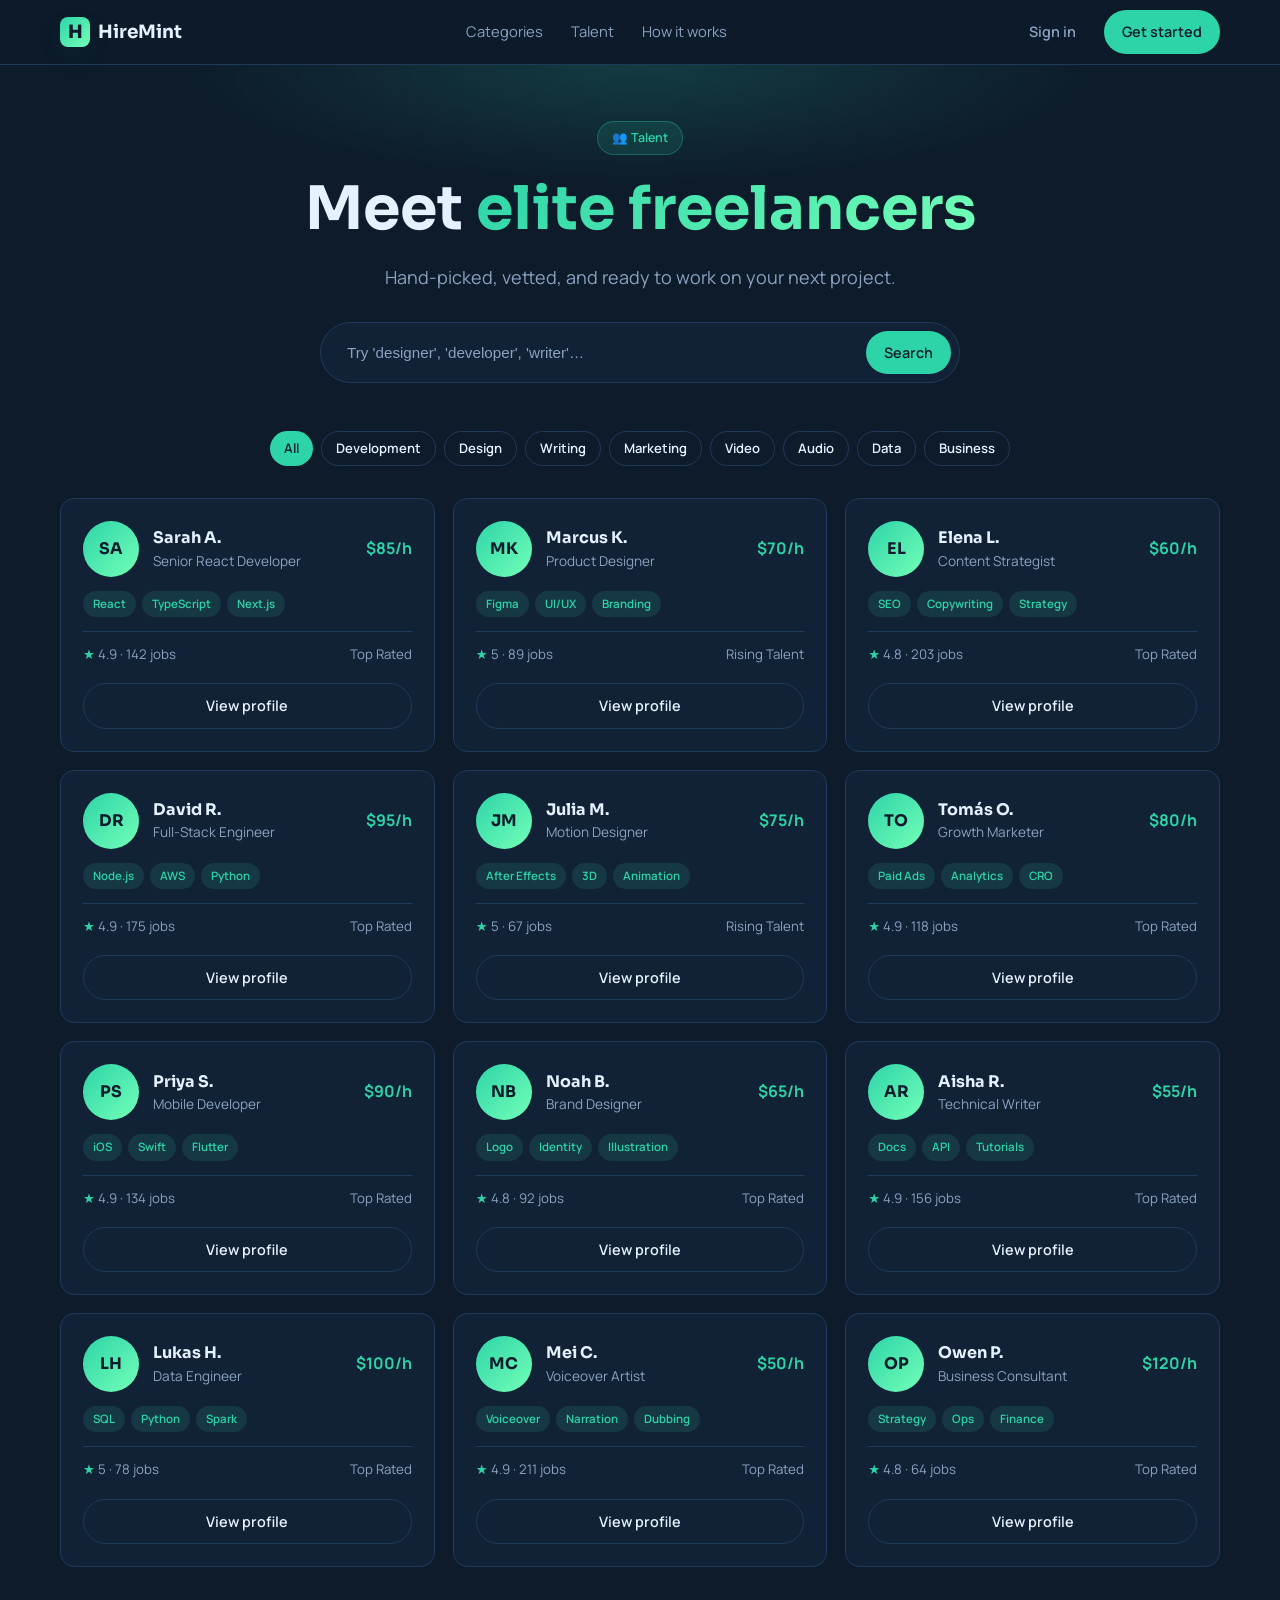
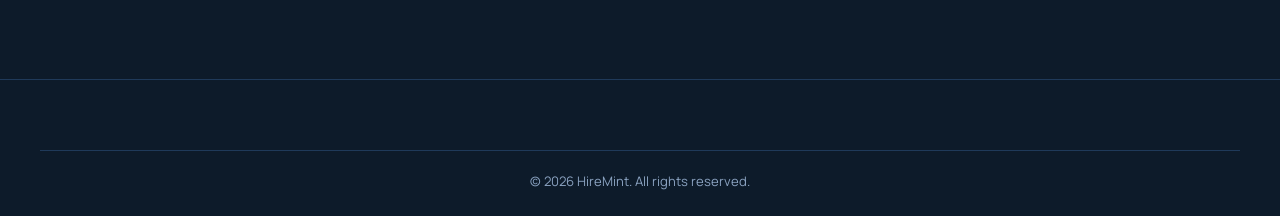
<file: talent.html>
<!DOCTYPE html>
<html lang="en">
<head>
  <meta charset="UTF-8" />
  <meta name="viewport" content="width=device-width, initial-scale=1" />
  <title>Browse talent — HireMint</title>
  <meta name="description" content="Discover top-rated freelancers on HireMint. Filter by category and view profiles." />
  <link rel="preconnect" href="https://fonts.googleapis.com" />
  <link rel="preconnect" href="https://fonts.gstatic.com" crossorigin />
  <link href="https://fonts.googleapis.com/css2?family=Sora:wght@500;600;700;800&family=Manrope:wght@400;500;600;700&display=swap" rel="stylesheet" />
  <link rel="stylesheet" href="styles.css" />
</head>
<body>
  <header class="header">
    <div class="container header-inner">
      <a href="index.html" class="logo"><span class="logo-mark">H</span> HireMint</a>
      <nav class="nav">
        <a href="categories.html">Categories</a>
        <a href="talent.html">Talent</a>
        <a href="how-it-works.html">How it works</a>
      </nav>
      <div class="header-actions">
        <a href="register.html" class="btn btn-ghost">Sign in</a>
        <a href="register.html" class="btn btn-primary">Get started</a>
        <button class="menu-toggle" data-menu-toggle aria-label="Open menu">☰</button>
      </div>
    </div>
    <div class="mobile-nav container" data-mobile-nav>
      <a href="categories.html">Categories</a>
      <a href="talent.html">Talent</a>
      <a href="how-it-works.html">How it works</a>
      <a href="register.html">Sign in</a>
    </div>
  </header>

  <main>
    <section class="hero" style="padding: 56px 0 16px;">
      <div class="container hero-inner">
        <span class="eyebrow">👥 Talent</span>
        <h1>Meet <span class="accent">elite freelancers</span></h1>
        <p id="talent-sub">Hand-picked, vetted, and ready to work on your next project.</p>
        <form id="hero-search" class="search-bar" action="search.html" method="get">
          <input type="text" name="q" placeholder="Try 'designer', 'developer', 'writer'…" />
          <button type="submit" class="btn btn-primary">Search</button>
        </form>
      </div>
    </section>

    <section class="section" style="padding-top: 32px;">
      <div class="container">
        <div id="cat-pills" style="display:flex; flex-wrap:wrap; gap:8px; justify-content:center; margin-bottom:32px;"></div>
        <div class="grid freelancer-grid" id="talent-grid"></div>
      </div>
    </section>
  </main>

  <footer class="footer">
    <div class="container footer-bottom">© 2026 HireMint. All rights reserved.</div>
  </footer>

  <script src="data.js"></script>
  <script src="main.js"></script>
  <script>
    (function () {
      const params = new URLSearchParams(location.search);
      const cat = params.get("cat");
      const all = window.HIREMINT_FREELANCERS;
      const list = cat ? all.filter(f => f.category === cat) : all;

      const pills = [{ slug: "", title: "All" }, ...window.HIREMINT_CATEGORIES];
      document.getElementById("cat-pills").innerHTML = pills.map(p => {
        const active = (p.slug || "") === (cat || "");
        const cls = active ? "btn btn-primary" : "btn btn-outline";
        return `<a class="${cls}" style="padding:6px 14px; font-size:0.82rem;" href="talent.html${p.slug ? "?cat=" + p.slug : ""}">${p.title}</a>`;
      }).join("");

      if (cat) {
        const c = window.HIREMINT_CATEGORIES.find(x => x.slug === cat);
        if (c) document.getElementById("talent-sub").textContent = `${list.length} ${c.title} freelancers available now.`;
      }

      document.getElementById("talent-grid").innerHTML = list.length
        ? list.map(window.renderFreelancerCard).join("")
        : `<p style="grid-column:1/-1; text-align:center; color:var(--muted);">No freelancers in this category yet.</p>`;
    })();
  </script>
</body>
</html>
</file>
<file: styles.css>
/* HireMint — Static HTML/CSS/JS version
   Neon Mint palette + Sora/Manrope typography
   Fully responsive (mobile-first)
*/
:root {
  --bg: #0d1b2a;
  --surface: #122236;
  --surface-2: #18304a;
  --border: #1f3a5a;
  --text: #e6f1ff;
  --muted: #8aa2c0;
  --mint: #2dd4a8;
  --mint-glow: #73ffb8;
  --mint-soft: rgba(45, 212, 168, 0.12);
  --radius: 14px;
  --maxw: 1200px;
  --shadow: 0 10px 30px -10px rgba(45, 212, 168, 0.35);
  --gradient: linear-gradient(135deg, #2dd4a8, #73ffb8);
}

* { box-sizing: border-box; }
html, body { margin: 0; padding: 0; }
html { scroll-behavior: smooth; }
body {
  font-family: 'Manrope', system-ui, -apple-system, sans-serif;
  background: var(--bg);
  color: var(--text);
  line-height: 1.6;
  -webkit-font-smoothing: antialiased;
}
img { max-width: 100%; display: block; }
a { color: inherit; text-decoration: none; }
button { font: inherit; cursor: pointer; border: none; background: none; color: inherit; }
h1, h2, h3, h4 { font-family: 'Sora', sans-serif; font-weight: 700; line-height: 1.2; margin: 0; }
p { margin: 0; }

.container { max-width: var(--maxw); margin: 0 auto; padding: 0 20px; }

/* ===== Header ===== */
.header {
  position: sticky; top: 0; z-index: 50;
  backdrop-filter: blur(12px);
  background: rgba(13, 27, 42, 0.8);
  border-bottom: 1px solid var(--border);
}
.header-inner {
  display: flex; align-items: center; justify-content: space-between;
  height: 64px;
}
.logo {
  display: flex; align-items: center; gap: 8px;
  font-family: 'Sora', sans-serif; font-weight: 700; font-size: 1.15rem;
}
.logo-mark {
  width: 30px; height: 30px; border-radius: 8px;
  background: var(--gradient);
  display: grid; place-items: center;
  color: #0d1b2a; font-weight: 800;
  box-shadow: var(--shadow);
}
.nav { display: none; gap: 28px; }
.nav a { color: var(--muted); font-size: 0.92rem; transition: color .2s; }
.nav a:hover { color: var(--mint); }
.header-actions { display: flex; align-items: center; gap: 10px; }
.btn {
  display: inline-flex; align-items: center; justify-content: center; gap: 6px;
  padding: 10px 18px; border-radius: 999px; font-weight: 600; font-size: 0.9rem;
  transition: transform .15s, background .2s, box-shadow .2s; white-space: nowrap;
}
.btn-primary { background: var(--mint); color: #0d1b2a; }
.btn-primary:hover { background: var(--mint-glow); box-shadow: var(--shadow); }
.btn-ghost { color: var(--muted); }
.btn-ghost:hover { color: var(--text); }
.btn-outline { border: 1px solid var(--border); color: var(--text); }
.btn-outline:hover { border-color: var(--mint); color: var(--mint); }
.menu-toggle { display: grid; place-items: center; width: 40px; height: 40px; border-radius: 10px; border: 1px solid var(--border); }
.menu-toggle:hover { border-color: var(--mint); }
.mobile-nav { display: none; flex-direction: column; gap: 4px; padding: 14px 20px 20px; border-top: 1px solid var(--border); }
.mobile-nav.open { display: flex; }
.mobile-nav a { padding: 12px; border-radius: 10px; color: var(--muted); }
.mobile-nav a:hover { background: var(--surface); color: var(--text); }

/* ===== Hero ===== */
.hero { position: relative; padding: 64px 0 48px; overflow: hidden; }
.hero::before {
  content: ""; position: absolute; inset: 0;
  background: radial-gradient(60% 60% at 50% 0%, rgba(45,212,168,0.18), transparent 60%);
  pointer-events: none;
}
.hero-inner { position: relative; text-align: center; }
.eyebrow {
  display: inline-flex; align-items: center; gap: 6px;
  padding: 6px 14px; border-radius: 999px;
  background: var(--mint-soft); color: var(--mint);
  border: 1px solid rgba(45,212,168,0.3);
  font-size: 0.78rem; font-weight: 600;
}
.hero h1 {
  font-size: clamp(2rem, 6vw, 3.75rem);
  margin: 18px auto 0; max-width: 900px;
}
.hero h1 .accent { background: var(--gradient); -webkit-background-clip: text; background-clip: text; color: transparent; }
.hero p {
  margin: 18px auto 0; max-width: 620px;
  color: var(--muted); font-size: clamp(1rem, 2.5vw, 1.125rem);
}
.search-bar {
  margin: 30px auto 0; max-width: 640px;
  display: flex; gap: 8px; padding: 8px;
  background: var(--surface); border: 1px solid var(--border);
  border-radius: 999px;
}
.search-bar input {
  flex: 1; min-width: 0; padding: 12px 18px;
  background: transparent; border: none; outline: none;
  color: var(--text); font-size: 0.95rem;
}
.search-bar input::placeholder { color: var(--muted); }
.hero-stats {
  margin: 40px auto 0; max-width: 720px;
  display: grid; grid-template-columns: repeat(3, 1fr); gap: 20px;
}
.stat .num { font-family: 'Sora', sans-serif; font-size: clamp(1.4rem, 4vw, 2rem); font-weight: 700; color: var(--mint); }
.stat .label { color: var(--muted); font-size: 0.85rem; }

/* ===== Section base ===== */
.section { padding: 72px 0; }
.section-head { text-align: center; max-width: 700px; margin: 0 auto 44px; }
.section-head h2 { font-size: clamp(1.6rem, 4vw, 2.4rem); }
.section-head p { color: var(--muted); margin-top: 10px; }

/* ===== Categories ===== */
.grid { display: grid; gap: 18px; }
.cat-grid { grid-template-columns: repeat(2, 1fr); }
.cat-card {
  padding: 22px; border-radius: var(--radius);
  background: var(--surface); border: 1px solid var(--border);
  transition: transform .2s, border-color .2s, background .2s;
}
.cat-card:hover { transform: translateY(-3px); border-color: var(--mint); background: var(--surface-2); }
.cat-icon {
  width: 44px; height: 44px; border-radius: 12px;
  background: var(--mint-soft); color: var(--mint);
  display: grid; place-items: center; margin-bottom: 14px; font-size: 1.4rem;
}
.cat-card h3 { font-size: 1.05rem; }
.cat-card p { color: var(--muted); font-size: 0.88rem; margin-top: 4px; }

/* ===== Freelancers ===== */
.freelancer-grid { grid-template-columns: 1fr; }
.fl-card {
  padding: 22px; border-radius: var(--radius);
  background: var(--surface); border: 1px solid var(--border);
  display: flex; flex-direction: column; gap: 14px;
  transition: transform .2s, border-color .2s;
}
.fl-card:hover { transform: translateY(-3px); border-color: var(--mint); }
.fl-top { display: flex; gap: 14px; align-items: center; }
.fl-avatar {
  width: 56px; height: 56px; border-radius: 50%;
  background: var(--gradient); color: #0d1b2a;
  display: grid; place-items: center;
  font-weight: 700; font-family: 'Sora', sans-serif;
}
.fl-name { font-weight: 700; font-family: 'Sora', sans-serif; }
.fl-role { color: var(--muted); font-size: 0.85rem; }
.fl-rate { color: var(--mint); font-weight: 700; margin-left: auto; }
.fl-tags { display: flex; flex-wrap: wrap; gap: 6px; }
.tag {
  padding: 4px 10px; border-radius: 999px;
  background: var(--mint-soft); color: var(--mint);
  font-size: 0.72rem; font-weight: 600;
}
.fl-meta { display: flex; justify-content: space-between; color: var(--muted); font-size: 0.83rem; padding-top: 12px; border-top: 1px solid var(--border); }
.star { color: var(--mint); }

/* ===== How it works ===== */
.steps { grid-template-columns: 1fr; counter-reset: step; }
.step {
  padding: 24px; border-radius: var(--radius);
  background: var(--surface); border: 1px solid var(--border);
  position: relative;
}
.step::before {
  counter-increment: step; content: counter(step);
  position: absolute; top: -16px; left: 24px;
  width: 36px; height: 36px; border-radius: 50%;
  background: var(--gradient); color: #0d1b2a;
  display: grid; place-items: center; font-weight: 800;
  font-family: 'Sora', sans-serif; box-shadow: var(--shadow);
}
.step h3 { margin-top: 8px; font-size: 1.1rem; }
.step p { color: var(--muted); margin-top: 8px; font-size: 0.92rem; }

/* ===== CTA ===== */
.cta {
  margin: 24px 20px; padding: 50px 24px;
  border-radius: 24px; text-align: center;
  background: linear-gradient(135deg, rgba(45,212,168,0.18), rgba(115,255,184,0.08));
  border: 1px solid rgba(45,212,168,0.3);
}
.cta h2 { font-size: clamp(1.5rem, 4vw, 2.2rem); }
.cta p { color: var(--muted); margin: 12px auto 0; max-width: 520px; }
.cta-actions { display: flex; gap: 12px; justify-content: center; flex-wrap: wrap; margin-top: 24px; }

/* ===== Footer ===== */
.footer { border-top: 1px solid var(--border); padding: 40px 0 24px; margin-top: 40px; }
.footer-grid { display: grid; gap: 30px; grid-template-columns: 1fr; }
.footer h4 { font-size: 0.9rem; margin-bottom: 12px; }
.footer ul { list-style: none; padding: 0; margin: 0; display: flex; flex-direction: column; gap: 8px; }
.footer a { color: var(--muted); font-size: 0.88rem; }
.footer a:hover { color: var(--mint); }
.footer-bottom { margin-top: 30px; padding-top: 20px; border-top: 1px solid var(--border); color: var(--muted); font-size: 0.82rem; text-align: center; }

/* ===== Auth / Payment pages ===== */
.auth-wrap { min-height: calc(100vh - 64px); display: flex; align-items: center; justify-content: center; padding: 40px 20px; }
.card-panel {
  width: 100%; max-width: 480px;
  background: var(--surface); border: 1px solid var(--border);
  border-radius: 20px; padding: 30px;
}
.card-panel h1 { font-size: 1.7rem; text-align: center; }
.card-panel .sub { text-align: center; color: var(--muted); margin: 8px 0 22px; font-size: 0.9rem; }
.role-toggle { display: grid; grid-template-columns: 1fr 1fr; gap: 4px; padding: 4px; background: var(--surface-2); border-radius: 12px; margin-bottom: 20px; }
.role-toggle button { padding: 10px; border-radius: 9px; color: var(--muted); font-weight: 600; font-size: 0.88rem; }
.role-toggle button.active { background: var(--mint); color: #0d1b2a; box-shadow: var(--shadow); }
.field { margin-bottom: 14px; }
.field label { display: block; font-size: 0.78rem; color: var(--muted); margin-bottom: 6px; font-weight: 600; }
.field-input {
  display: flex; align-items: center; gap: 8px;
  background: var(--surface-2); border: 1px solid var(--border);
  border-radius: 12px; padding: 0 14px;
  transition: border-color .2s;
}
.field-input:focus-within { border-color: var(--mint); }
.field-input span { color: var(--muted); }
.field-input input {
  flex: 1; min-width: 0; background: transparent; border: none; outline: none;
  color: var(--text); padding: 12px 0; font-size: 0.92rem;
}
.field-input input::placeholder { color: var(--muted); }
.btn-block { width: 100%; padding: 14px; border-radius: 12px; margin-top: 8px; }
.fine-print { text-align: center; color: var(--muted); font-size: 0.78rem; margin-top: 14px; }
.fine-print a { color: var(--mint); }
.checkbox-row { display: flex; gap: 8px; align-items: flex-start; font-size: 0.82rem; color: var(--muted); margin: 4px 0 8px; }
.checkbox-row input { accent-color: var(--mint); margin-top: 3px; }

/* Payment */
.pay-layout { display: grid; grid-template-columns: 1fr; gap: 20px; max-width: 980px; margin: 40px auto; padding: 0 20px; }
.summary { background: var(--surface); border: 1px solid var(--border); border-radius: 20px; padding: 24px; height: fit-content; }
.summary h3 { font-size: 0.78rem; text-transform: uppercase; letter-spacing: 0.08em; color: var(--muted); margin-bottom: 14px; }
.summary-item { display: flex; gap: 12px; align-items: center; padding: 14px; background: var(--surface-2); border-radius: 12px; border: 1px solid var(--border); }
.summary-item .icon { width: 40px; height: 40px; border-radius: 10px; background: var(--mint-soft); color: var(--mint); display: grid; place-items: center; font-size: 1.2rem; }
.summary-item .price { margin-left: auto; font-weight: 700; }
.summary-row { display: flex; justify-content: space-between; padding: 8px 0; color: var(--muted); font-size: 0.9rem; }
.summary-row.total { color: var(--text); font-weight: 700; border-top: 1px solid var(--border); padding-top: 12px; margin-top: 8px; }
.benefits { list-style: none; padding: 0; margin: 20px 0 0; display: flex; flex-direction: column; gap: 8px; color: var(--muted); font-size: 0.82rem; }
.benefits li::before { content: "✓"; color: var(--mint); margin-right: 8px; font-weight: 700; }

.success { text-align: center; padding: 20px 0; }
.success .check {
  width: 60px; height: 60px; border-radius: 50%;
  background: var(--mint-soft); color: var(--mint);
  display: grid; place-items: center; margin: 0 auto 16px; font-size: 1.8rem;
}

/* ===== Responsive ===== */
@media (min-width: 640px) {
  .cat-grid { grid-template-columns: repeat(3, 1fr); }
  .freelancer-grid { grid-template-columns: repeat(2, 1fr); }
  .steps { grid-template-columns: repeat(3, 1fr); }
  .footer-grid { grid-template-columns: 2fr 1fr 1fr 1fr; }
}
@media (min-width: 900px) {
  .nav { display: flex; }
  .menu-toggle { display: none; }
  .cat-grid { grid-template-columns: repeat(4, 1fr); }
  .freelancer-grid { grid-template-columns: repeat(3, 1fr); }
  .pay-layout { grid-template-columns: 1fr 380px; }
}

/* ===== Extended form + modal ===== */
.field-input select {
  flex: 1; min-width: 0; background: transparent; border: none; outline: none;
  color: var(--text); padding: 12px 0; font-size: 0.92rem;
  appearance: none; -webkit-appearance: none;
  background-image: url("data:image/svg+xml;utf8,<svg xmlns='http://www.w3.org/2000/svg' width='12' height='8' viewBox='0 0 12 8'><path fill='%238aa2c0' d='M6 8L0 0h12z'/></svg>");
  background-repeat: no-repeat; background-position: right center; padding-right: 18px;
}
.field-input select option { background: var(--surface-2); color: var(--text); }
.form-grid { display: grid; grid-template-columns: 1fr; gap: 0 14px; }
.form-grid .field.full { grid-column: 1 / -1; }
@media (min-width: 640px) {
  .form-grid { grid-template-columns: 1fr 1fr; }
}

.modal-overlay {
  position: fixed; inset: 0; z-index: 100;
  background: rgba(5, 12, 22, 0.78); backdrop-filter: blur(8px);
  display: none; align-items: center; justify-content: center;
  padding: 20px; overflow-y: auto;
}
.modal-overlay.open { display: flex; }
.modal {
  background: var(--surface); border: 1px solid var(--border);
  border-radius: 20px; padding: 32px 26px; max-width: 480px; width: 100%;
  text-align: center; box-shadow: 0 30px 80px -20px rgba(0,0,0,0.6);
  animation: modal-pop .25s ease-out;
}
@keyframes modal-pop { from { opacity: 0; transform: translateY(10px) scale(.97);} to { opacity: 1; transform: none;} }
.modal h2 { font-size: 1.5rem; margin-top: 8px; }
.check-big {
  width: 72px; height: 72px; border-radius: 50%;
  background: var(--gradient); color: #0d1b2a;
  display: grid; place-items: center; margin: 0 auto;
  font-size: 2.2rem; font-weight: 800; box-shadow: var(--shadow);
}
.verified-badge {
  display: inline-block; margin-top: 12px;
  background: var(--mint-soft); color: var(--mint);
  border: 1px solid rgba(45,212,168,0.3);
  padding: 6px 14px; border-radius: 999px;
  font-size: 0.82rem; font-weight: 600;
}
.handbook-notice {
  margin: 22px 0 18px; padding: 18px;
  background: var(--surface-2); border: 1px solid var(--border);
  border-radius: 14px; text-align: left;
}
.handbook-notice strong { color: var(--mint); font-family: 'Sora', sans-serif; display: block; margin-bottom: 6px; }
.handbook-notice p { color: var(--muted); font-size: 0.88rem; line-height: 1.55; }
</file>
<file: dashboard.css>
/* HireMint — Dashboard pending screen */
.dash-wrap {
  min-height: calc(100vh - 64px);
  display: flex;
  align-items: center;
  justify-content: center;
  padding: 60px 20px;
}
.dash-card {
  width: 100%;
  max-width: 520px;
  background: linear-gradient(180deg, var(--surface), var(--surface-2));
  border: 1px solid var(--border);
  border-radius: 20px;
  padding: 48px 28px;
  text-align: center;
  box-shadow: var(--shadow);
}
.dash-spinner {
  position: relative;
  width: 110px;
  height: 110px;
  margin: 0 auto 28px;
}
.dash-spinner::before {
  content: "";
  position: absolute;
  inset: 0;
  border-radius: 50%;
  border: 4px solid rgba(45, 212, 168, 0.15);
  border-top-color: var(--mint);
  animation: dash-spin 1.1s linear infinite;
  box-shadow: 0 0 30px rgba(45, 212, 168, 0.35);
}
.dash-spinner .pending {
  position: absolute;
  inset: 0;
  display: grid;
  place-items: center;
  font-size: 38px;
  color: var(--mint);
  animation: pending-pulse 1.6s ease-in-out infinite;
}
@keyframes dash-spin { to { transform: rotate(360deg); } }
@keyframes pending-pulse {
  0%, 100% { opacity: 0.55; transform: scale(0.95); }
  50% { opacity: 1; transform: scale(1.05); }
}
.dash-card h1 {
  font-size: clamp(1.3rem, 4vw, 1.7rem);
  margin-bottom: 10px;
}
.dash-card .lead {
  color: var(--muted);
  font-size: 0.95rem;
  margin-bottom: 18px;
}
.dash-eta {
  display: inline-flex;
  align-items: center;
  gap: 8px;
  background: var(--mint-soft);
  border: 1px solid rgba(45, 212, 168, 0.35);
  color: var(--mint-glow);
  padding: 8px 14px;
  border-radius: 999px;
  font-size: 0.82rem;
  font-weight: 600;
}
.dash-tips {
  margin-top: 26px;
  text-align: left;
  background: rgba(255,255,255,0.02);
  border: 1px dashed var(--border);
  border-radius: 12px;
  padding: 16px 18px;
  color: var(--muted);
  font-size: 0.85rem;
}
.dash-tips strong { color: var(--text); display:block; margin-bottom: 6px; }

/* Payment spinner (used on payment page) */
.pay-spinner {
  width: 44px; height: 44px; margin: 0 auto;
  border-radius: 50%;
  border: 3px solid rgba(45,212,168,0.18);
  border-top-color: var(--mint);
  animation: dash-spin 0.9s linear infinite;
}

/* Admin page */
.admin-wrap { padding: 40px 20px 80px; }
.admin-head { display:flex; flex-wrap:wrap; gap:12px; align-items:center; justify-content:space-between; margin-bottom: 24px; }
.admin-head h1 { font-size: clamp(1.4rem, 3vw, 1.9rem); }
.admin-stats { display:grid; grid-template-columns: repeat(auto-fit, minmax(180px, 1fr)); gap: 14px; margin-bottom: 28px; }
.stat-card {
  background: var(--surface);
  border: 1px solid var(--border);
  border-radius: 14px;
  padding: 18px;
}
.stat-card .label { color: var(--muted); font-size: 0.78rem; text-transform: uppercase; letter-spacing: 0.08em; }
.stat-card .value { font-family:'Sora',sans-serif; font-size: 1.8rem; font-weight: 800; color: var(--mint-glow); margin-top: 6px; }

.admin-section { margin-top: 28px; }
.admin-section h2 { font-size: 1.1rem; margin-bottom: 12px; }
.table-wrap { overflow-x: auto; border: 1px solid var(--border); border-radius: 14px; background: var(--surface); }
table.admin-table { width: 100%; border-collapse: collapse; min-width: 720px; font-size: 0.88rem; }
.admin-table th, .admin-table td { padding: 12px 14px; text-align: left; border-bottom: 1px solid var(--border); white-space: nowrap; }
.admin-table th { background: var(--surface-2); color: var(--muted); font-weight: 600; font-size: 0.78rem; text-transform: uppercase; letter-spacing: 0.05em; }
.admin-table tr:last-child td { border-bottom: none; }
.badge { display:inline-block; padding: 2px 10px; border-radius: 999px; font-size: 0.72rem; font-weight: 600; }
.badge.freelancer { background: rgba(45,212,168,0.15); color: var(--mint-glow); }
.badge.client { background: rgba(115, 192, 255, 0.15); color: #9cd0ff; }
.badge.paid { background: rgba(45,212,168,0.18); color: var(--mint-glow); }
.badge.pending { background: rgba(255, 196, 0, 0.15); color: #ffd25a; }
.btn-danger { background: rgba(239,68,68,0.15); color: #fca5a5; padding: 6px 12px; border-radius: 8px; font-size: 0.78rem; }
.btn-danger:hover { background: rgba(239,68,68,0.25); }
.empty { padding: 30px; text-align: center; color: var(--muted); }
.admin-login { max-width: 380px; margin: 80px auto; }
</file>
